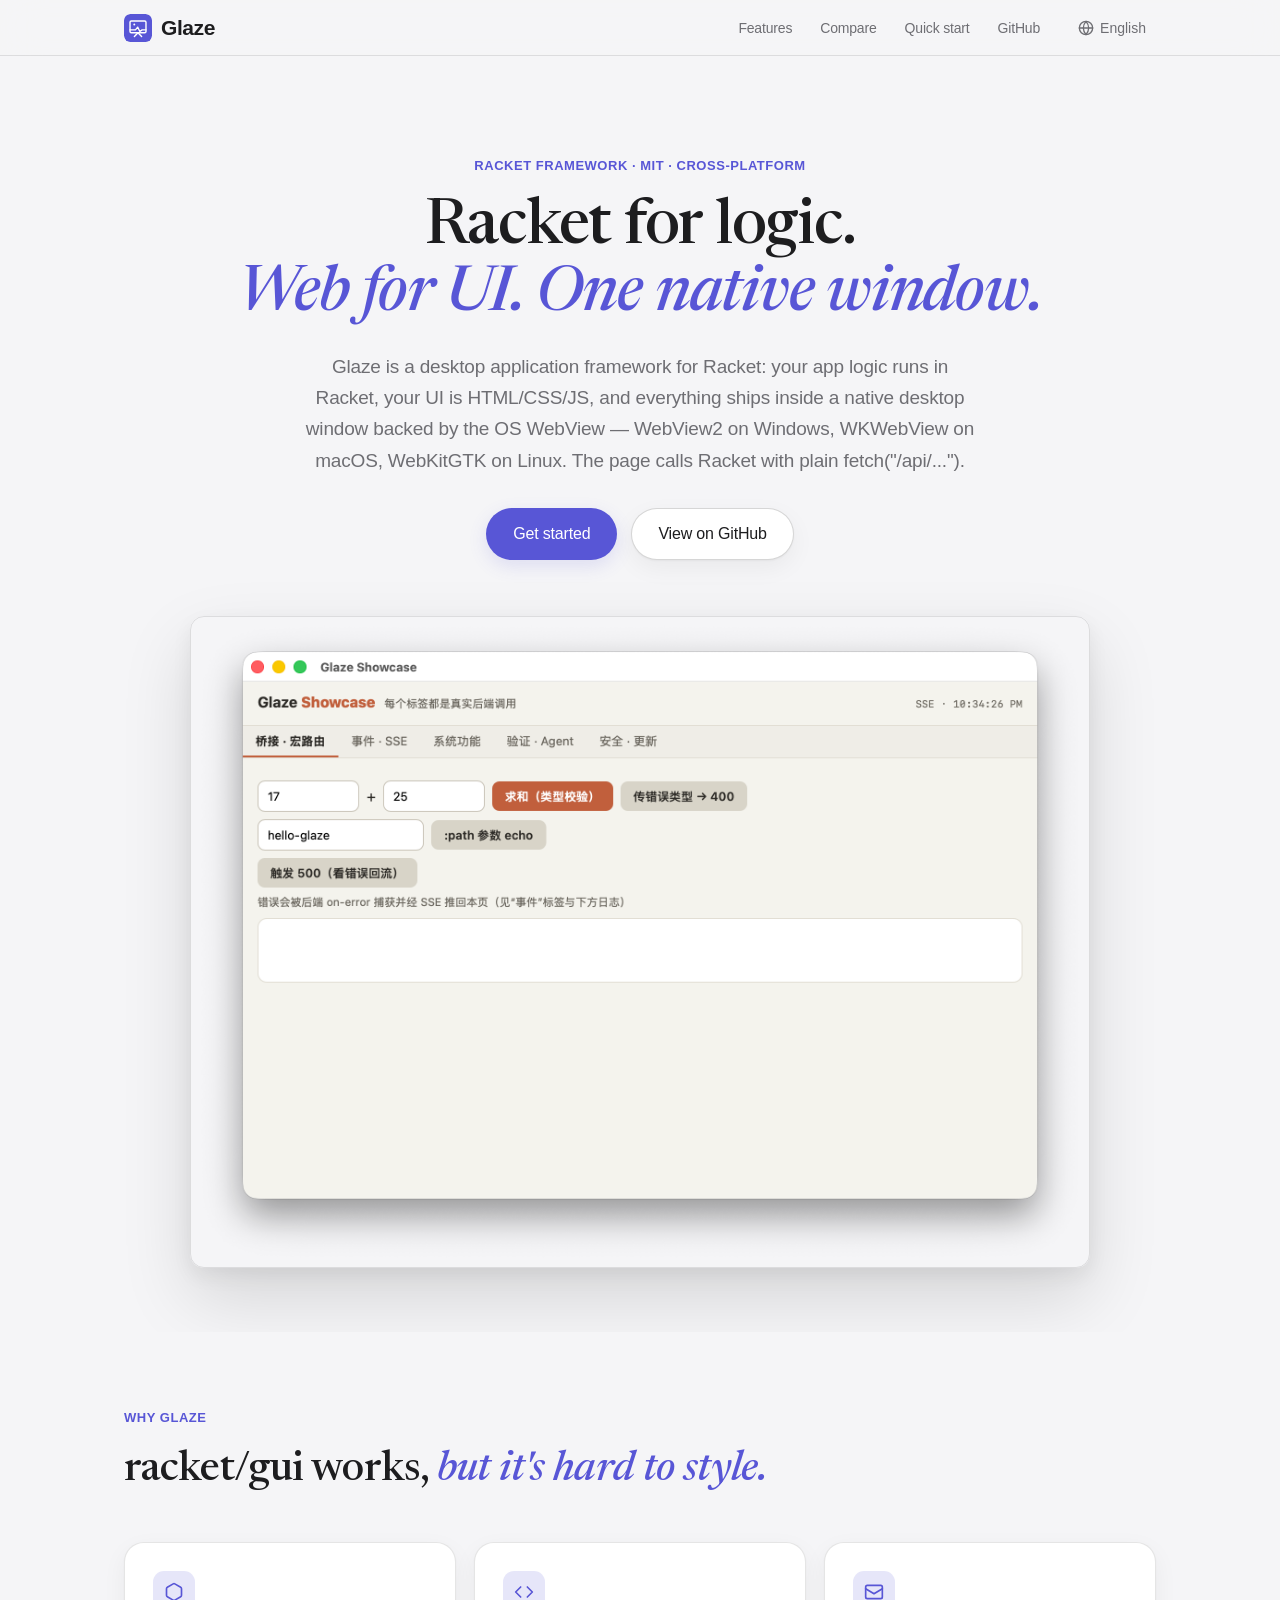
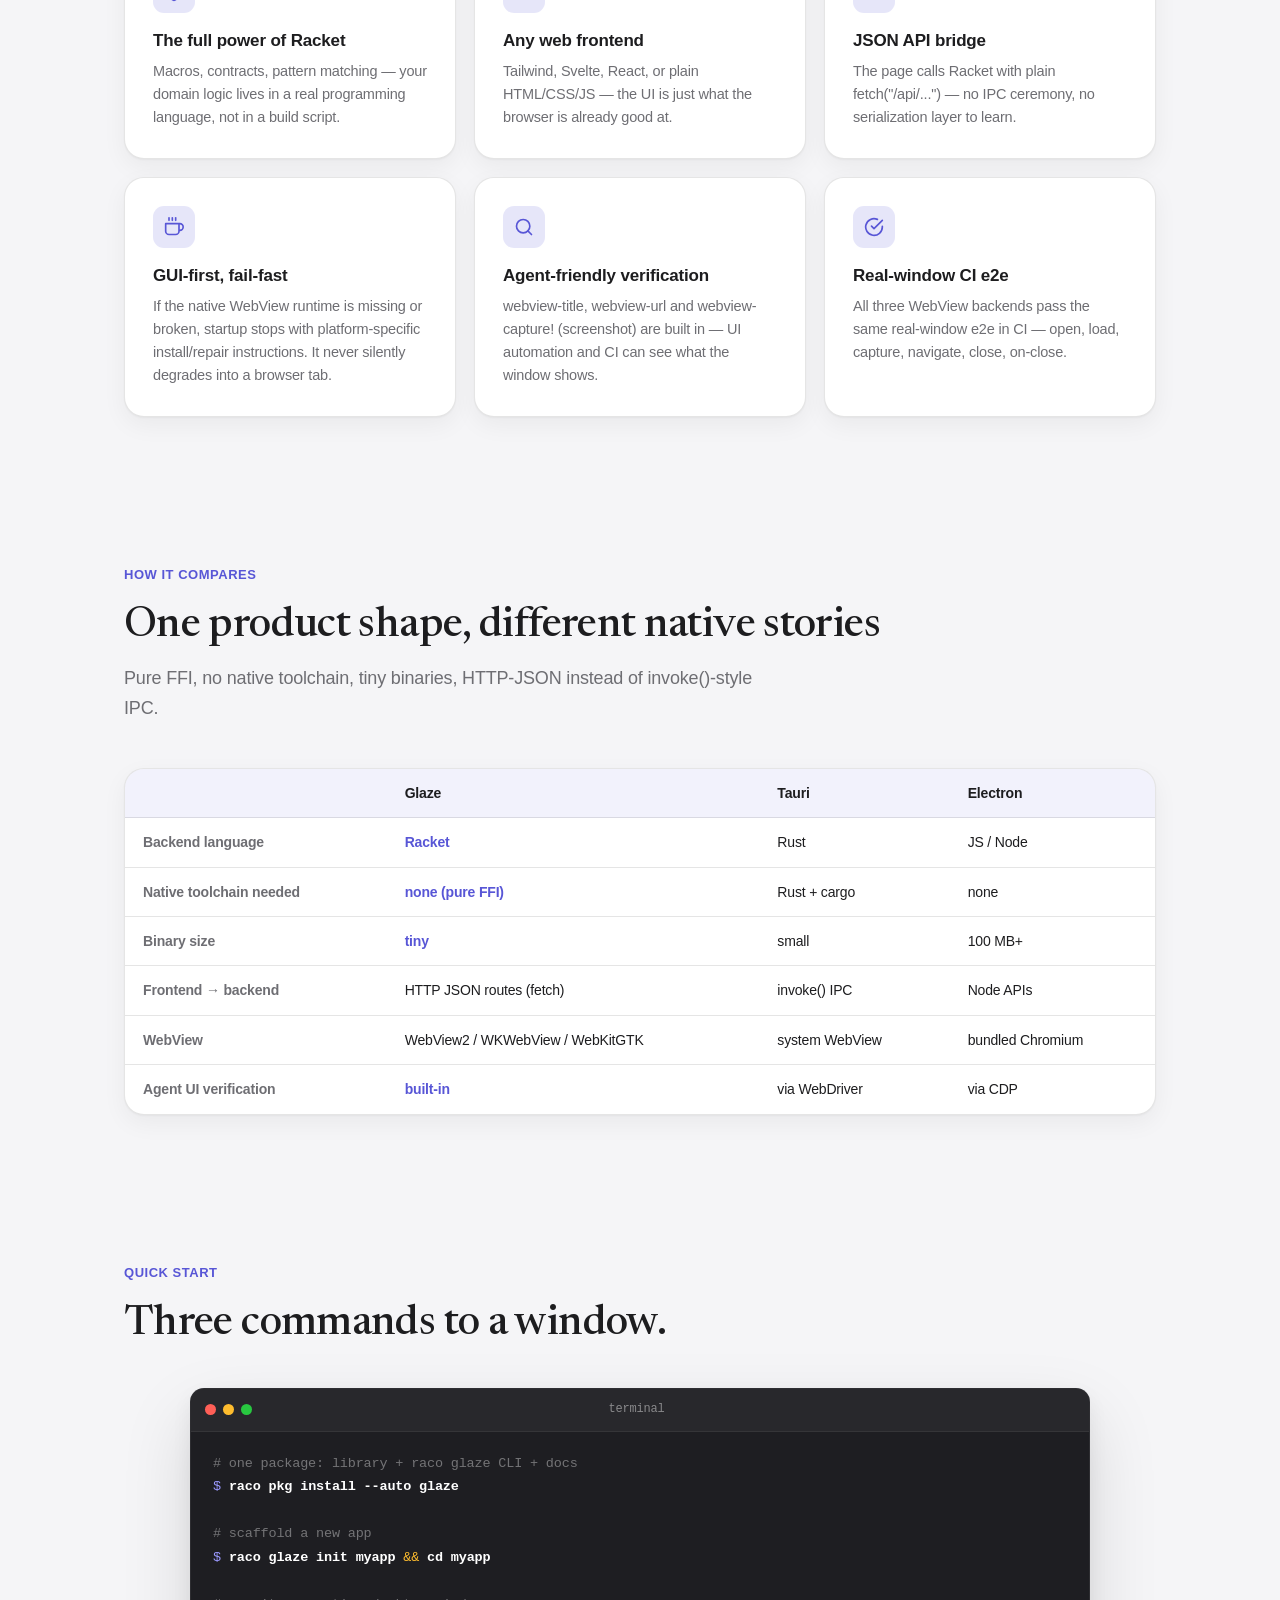
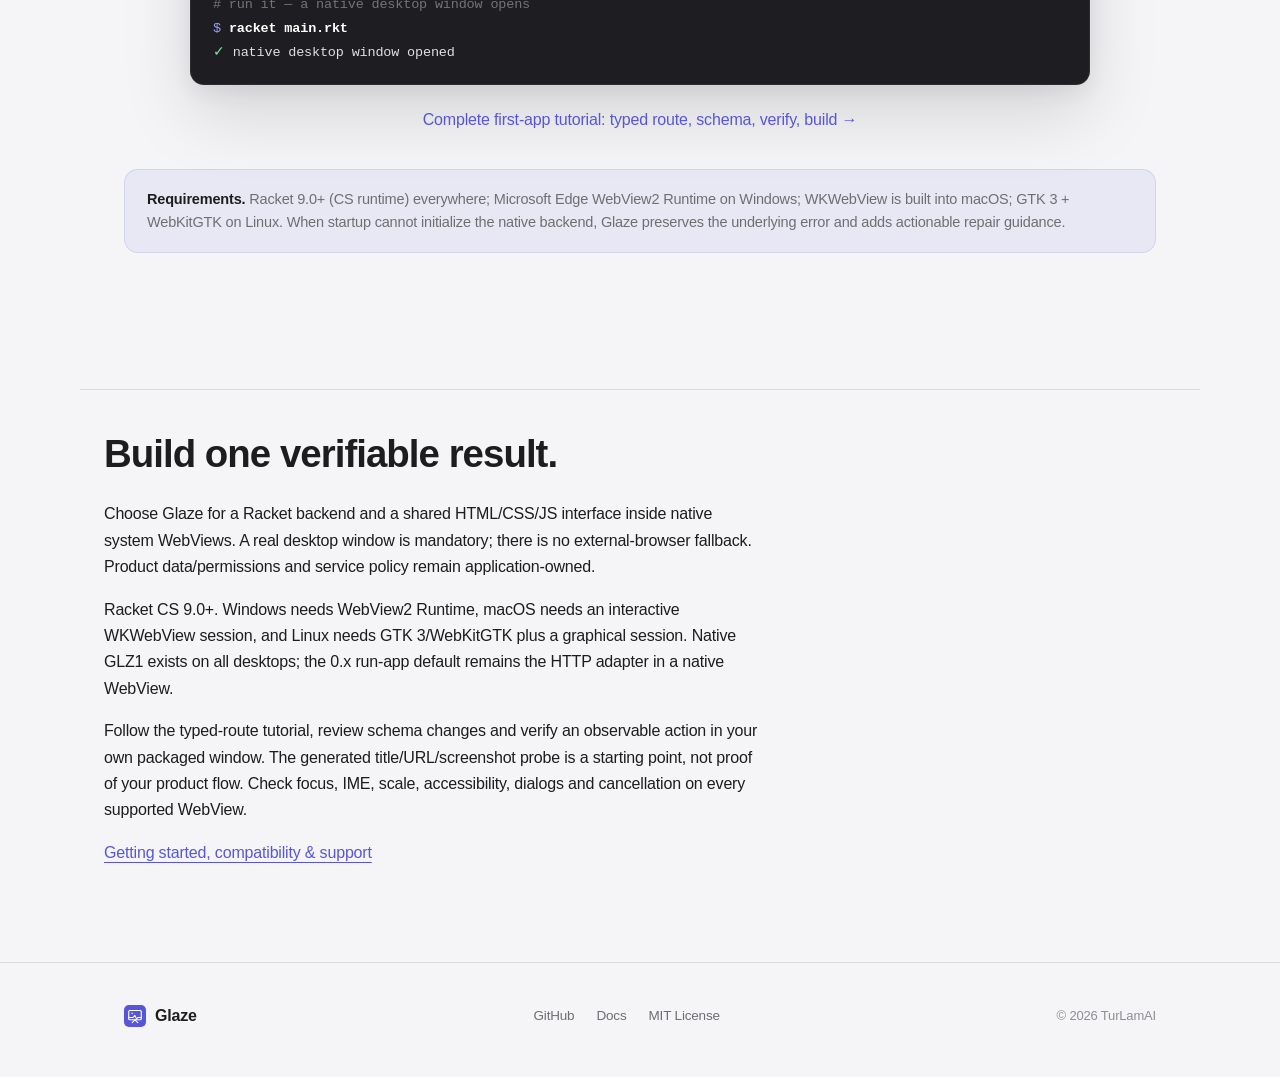
<file: docs/index.html>
<!DOCTYPE html>
<html lang="en">

<head>
    <meta charset="UTF-8">
    <meta name="viewport" content="width=device-width, initial-scale=1.0">
    <title>Glaze — Racket backend, web UI, native desktop</title>
    <meta name="description" content="Build desktop apps with a Racket backend and a web frontend — write your app logic in Racket, build your UI with HTML/CSS/JS, and ship a desktop application.">
    <link rel="stylesheet" href="styles.css">
    <link rel="preload" href="fonts/newsreader-latin-var.woff2" as="font" type="font/woff2" crossorigin>
    <link rel="preload" href="fonts/newsreader-latin-var-italic.woff2" as="font" type="font/woff2" crossorigin>
    <script>document.documentElement.classList.add('js-anim')</script>
    <style>
        :root {
            --accent: #5856D6;
            --accent-hover: #4644C8;
            --accent-soft: rgba(88, 86, 214, 0.15);
            --accent-tint: rgba(88, 86, 214, 0.08);
            --accent-bright: #9B99FF;
        }

        .showcase-img {
            width: 100%;
            border-radius: var(--radius-m);
            box-shadow: var(--shadow-window);
            border: 1px solid var(--border);
            display: block;
        }
    </style>
<style id="product-start-style">
.product-start{max-width:1120px;margin:64px auto;padding:32px 24px;border-top:1px solid var(--border,#aaa);font:inherit;line-height:1.65}
.product-start h2{font-size:clamp(1.7rem,3vw,2.4rem);letter-spacing:-.025em;margin:0 0 16px}.product-start h3{font-size:1.05rem;margin:0 0 10px}.product-start p{margin:0 0 16px;max-width:74ch}.product-start-grid{display:grid;grid-template-columns:repeat(3,minmax(0,1fr));gap:28px;margin:28px 0}.product-start a{text-decoration:underline;text-underline-offset:4px;overflow-wrap:anywhere}.product-start a:focus-visible{outline:2px solid currentColor;outline-offset:5px}.product-start .start-links{display:flex;gap:16px 24px;flex-wrap:wrap}.product-start .start-status{font-weight:600}.product-start .start-limits{font-size:.95em}
html:lang(en) .reader-zh,html:lang(zh) .reader-en{display:none!important}@media(max-width:700px){.product-start{margin:40px auto;padding:24px 20px}.product-start-grid{grid-template-columns:1fr;gap:18px}}
</style>
<style>.lang-menu li.lang-choice{padding:0}.lang-menu .lang-choice button{display:block;width:100%;padding:8px 12px;border:0;background:transparent;color:inherit;font:inherit;text-align:left;cursor:pointer}.lang-menu .lang-choice button:focus-visible{outline:2px solid currentColor;outline-offset:-2px;border-radius:4px}</style>
</head>

<body>

    <!-- Nav -->
    <nav class="nav-container">
        <div class="nav-wrapper">
            <div class="nav-brand">
                <svg class="nav-logo" width="28" height="28" viewBox="0 0 512 512" fill="none">
                    <rect width="512" height="512" rx="115" fill="#5856D6"/>
                    <rect x="110" y="128" width="292" height="216" rx="24" fill="none" stroke="#FFFFFF" stroke-width="26"/>
                    <circle cx="188" cy="192" r="18" fill="#FFFFFF"/>
                    <path d="M110 290 L210 290 L250 240 L290 320 L330 290 L402 290" fill="none" stroke="#FFFFFF" stroke-width="24" stroke-linecap="round" stroke-linejoin="round"/>
                    <path d="M190 410 L256 344 L322 410" fill="none" stroke="#FFFFFF" stroke-width="26" stroke-linecap="round" stroke-linejoin="round"/>
                </svg>
                Glaze
            </div>
            <ul class="nav-menu">
                <li><a href="#features" class="optional" data-en="Features" data-zh="功能">Features</a></li>
                <li><a href="#compare" class="optional" data-en="Compare" data-zh="对比">Compare</a></li>
                <li><a href="#start" data-en="Quick start" data-zh="快速上手">Quick start</a></li>
                <li><a href="https://github.com/turlamai/glaze" class="optional">GitHub</a></li>
                <li class="lang-dropdown-wrapper">
                    <button class="lang-btn" onclick="void 0">
                        <svg width="16" height="16" viewBox="0 0 24 24" fill="none" stroke="currentColor" stroke-width="2" stroke-linecap="round" stroke-linejoin="round">
                            <circle cx="12" cy="12" r="10"></circle>
                            <line x1="2" y1="12" x2="22" y2="12"></line>
                            <path d="M12 2a15.3 15.3 0 0 1 4 10 15.3 15.3 0 0 1-4 10 15.3 15.3 0 0 1-4-10 15.3 15.3 0 0 1 4-10z"></path>
                        </svg>
                        <span id="current-lang-label" data-en="English" data-zh="简体中文">English</span>
                    </button>
                    <ul class="lang-menu">
                        <li class="lang-choice"><button type="button" onclick="setLanguage('en')">English</button></li>
                        <li class="lang-choice"><button type="button" onclick="setLanguage('zh')">简体中文</button></li>
                    </ul>
                </li>
            </ul>
        </div>
    </nav>

    <!-- Hero -->
    <section class="hero" id="overview">
        <div class="container">
            <span class="eyebrow animate-on-scroll" data-en="Racket framework · MIT · Cross-platform" data-zh="Racket 框架 · MIT · 跨平台">Racket framework · MIT · Cross-platform</span>
            <h1 class="animate-on-scroll">
                <span data-en="Racket for logic." data-zh="Racket 写逻辑，">Racket for logic.</span>
                <span class="accent" data-en="Web for UI. One native window." data-zh="Web 画界面，一个原生窗口。">Web for UI. One native window.</span>
            </h1>
            <p class="lead animate-on-scroll"
                data-en="Glaze is a desktop application framework for Racket: your app logic runs in Racket, your UI is HTML/CSS/JS, and everything ships inside a native desktop window backed by the OS WebView — WebView2 on Windows, WKWebView on macOS, WebKitGTK on Linux. The page calls Racket with plain fetch(&quot;/api/...&quot;)."
                data-zh="Glaze 是面向 Racket 的桌面应用框架：应用逻辑跑在 Racket 里，界面用 HTML/CSS/JS 写，最终装进一个由系统 WebView 驱动的原生桌面窗口——Windows 用 WebView2，macOS 用 WKWebView，Linux 用 WebKitGTK。页面里一句 fetch(&quot;/api/...&quot;) 就能调用 Racket。">
                Glaze is a desktop application framework for Racket: your app logic runs in Racket, your UI is HTML/CSS/JS, and everything ships inside a native desktop window backed by the OS WebView.
            </p>

            <div class="hero-buttons animate-on-scroll">
                <a href="#start" class="btn btn-primary" data-en="Get started" data-zh="快速上手">Get started</a>
                <a href="https://github.com/turlamai/glaze" class="btn btn-secondary" data-en="View on GitHub" data-zh="在 GitHub 查看">View on GitHub</a>
            </div>

            <div class="hero-visual animate-on-scroll">
                <img class="showcase-img" src="showcase.png" alt="Glaze showcase — every capability in one window" loading="lazy">
            </div>
        </div>
    </section>

    <!-- Features -->
    <section id="features">
        <div class="container">
            <span class="eyebrow animate-on-scroll" data-en="Why Glaze" data-zh="为什么是 Glaze">Why Glaze</span>
            <h2 class="section-title animate-on-scroll">
                <span data-en="racket/gui works," data-zh="racket/gui 能用，">racket/gui works,</span>
                <span class="accent" data-en="but it's hard to style." data-zh="但很难做出产品级 UI。">but it's hard to style.</span>
            </h2>

            <div class="bento-grid">
                <div class="bento-card animate-on-scroll">
                    <div class="card-icon">
                        <svg width="20" height="20" viewBox="0 0 24 24" fill="none" stroke="currentColor" stroke-width="2" stroke-linecap="round" stroke-linejoin="round"><path d="M21 16V8a2 2 0 0 0-1-1.73l-7-4a2 2 0 0 0-2 0l-7 4A2 2 0 0 0 3 8v8a2 2 0 0 0 1 1.73l7 4a2 2 0 0 0 2 0l7-4A2 2 0 0 0 21 16z"/></svg>
                    </div>
                    <h3 data-en="The full power of Racket" data-zh="Racket 的全部威力">The full power of Racket</h3>
                    <p data-en="Macros, contracts, pattern matching — your domain logic lives in a real programming language, not in a build script."
                       data-zh="宏、合约、模式匹配——领域逻辑住在一门真正的编程语言里，而不是构建脚本里。">Macros, contracts, pattern matching — your domain logic lives in a real programming language.</p>
                </div>
                <div class="bento-card animate-on-scroll">
                    <div class="card-icon">
                        <svg width="20" height="20" viewBox="0 0 24 24" fill="none" stroke="currentColor" stroke-width="2" stroke-linecap="round" stroke-linejoin="round"><polyline points="16 18 22 12 16 6"/><polyline points="8 6 2 12 8 18"/></svg>
                    </div>
                    <h3 data-en="Any web frontend" data-zh="任意 Web 前端">Any web frontend</h3>
                    <p data-en="Tailwind, Svelte, React, or plain HTML/CSS/JS — the UI is just what the browser is already good at."
                       data-zh="Tailwind、Svelte、React 或纯 HTML/CSS/JS——界面就用浏览器最擅长的那套。">Tailwind, Svelte, React, or plain HTML/CSS/JS — the UI is just what the browser is already good at.</p>
                </div>
                <div class="bento-card animate-on-scroll">
                    <div class="card-icon">
                        <svg width="20" height="20" viewBox="0 0 24 24" fill="none" stroke="currentColor" stroke-width="2" stroke-linecap="round" stroke-linejoin="round"><rect x="2" y="4" width="20" height="16" rx="2"/><path d="M2 8l10 6 10-6"/></svg>
                    </div>
                    <h3 data-en="JSON API bridge" data-zh="JSON API 桥">JSON API bridge</h3>
                    <p data-en="The page calls Racket with plain fetch(&quot;/api/...&quot;) — no IPC ceremony, no serialization layer to learn."
                       data-zh="页面用一句 fetch(&quot;/api/...&quot;) 调 Racket——没有 IPC 仪式感，没有额外序列化层要学。">The page calls Racket with plain fetch("/api/...") — no IPC ceremony.</p>
                </div>
                <div class="bento-card animate-on-scroll">
                    <div class="card-icon">
                        <svg width="20" height="20" viewBox="0 0 24 24" fill="none" stroke="currentColor" stroke-width="2" stroke-linecap="round" stroke-linejoin="round"><path d="M18 8h1a4 4 0 0 1 0 8h-1M2 8h16v9a4 4 0 0 1-4 4H6a4 4 0 0 1-4-4V8z"/><line x1="6" y1="1" x2="6" y2="4"/><line x1="10" y1="1" x2="10" y2="4"/><line x1="14" y1="1" x2="14" y2="4"/></svg>
                    </div>
                    <h3 data-en="GUI-first, fail-fast" data-zh="GUI 优先，快速失败">GUI-first, fail-fast</h3>
                    <p data-en="If the native WebView runtime is missing or broken, startup stops with platform-specific install/repair instructions. It never silently degrades into a browser tab."
                       data-zh="若系统 WebView 运行时缺失或损坏，启动即停，并给出各平台的安装/修复指引。绝不悄悄退化成一个浏览器标签页。">If the native WebView runtime is missing, startup fails with actionable guidance — never a silent browser-tab fallback.</p>
                </div>
                <div class="bento-card animate-on-scroll">
                    <div class="card-icon">
                        <svg width="20" height="20" viewBox="0 0 24 24" fill="none" stroke="currentColor" stroke-width="2" stroke-linecap="round" stroke-linejoin="round"><circle cx="11" cy="11" r="8"/><line x1="21" y1="21" x2="16.65" y2="16.65"/></svg>
                    </div>
                    <h3 data-en="Agent-friendly verification" data-zh="代理友好的可验证性">Agent-friendly verification</h3>
                    <p data-en="webview-title, webview-url and webview-capture! (screenshot) are built in — UI automation and CI can see what the window shows."
                       data-zh="webview-title、webview-url、webview-capture!（截图）均为内建能力——UI 自动化与 CI 能「看见」窗口里是什么。">webview-title, webview-url and webview-capture! are built in — CI can see what the window shows.</p>
                </div>
                <div class="bento-card animate-on-scroll">
                    <div class="card-icon">
                        <svg width="20" height="20" viewBox="0 0 24 24" fill="none" stroke="currentColor" stroke-width="2" stroke-linecap="round" stroke-linejoin="round"><path d="M22 11.08V12a10 10 0 1 1-5.93-9.14"/><polyline points="22 4 12 14.01 9 11.01"/></svg>
                    </div>
                    <h3 data-en="Real-window CI e2e" data-zh="真实窗口 CI 端到端">Real-window CI e2e</h3>
                    <p data-en="All three WebView backends pass the same real-window e2e in CI — open, load, capture, navigate, close, on-close."
                       data-zh="三个 WebView 后端跑同一套真实窗口端到端 CI——打开、加载、截图、导航、关闭、on-close。">All three WebView backends pass the same real-window e2e in CI.</p>
                </div>
            </div>
        </div>
    </section>

    <!-- Compare -->
    <section id="compare">
        <div class="container">
            <span class="eyebrow animate-on-scroll" data-en="How it compares" data-zh="横向对比">How it compares</span>
            <h2 class="section-title animate-on-scroll" data-en="One product shape, different native stories" data-zh="产品形态相通，原生路线不同">One product shape, different native stories</h2>
            <p class="section-lead animate-on-scroll" style="margin-bottom: 0;"
               data-en="Pure FFI, no native toolchain, tiny binaries, HTTP-JSON instead of invoke()-style IPC."
               data-zh="纯 FFI、无需原生工具链、二进制极小、以 HTTP-JSON 取代 invoke() 式 IPC。">
                Pure FFI, no native toolchain, tiny binaries, HTTP-JSON instead of invoke()-style IPC.
            </p>

            <div class="compare-table-wrap animate-on-scroll">
                <table class="compare">
                    <thead>
                        <tr>
                            <th data-en=" " data-zh=" "></th>
                            <th>Glaze</th>
                            <th>Tauri</th>
                            <th>Electron</th>
                        </tr>
                    </thead>
                    <tbody>
                        <tr>
                            <td data-en="Backend language" data-zh="后端语言">Backend language</td>
                            <td class="yes">Racket</td>
                            <td>Rust</td>
                            <td>JS / Node</td>
                        </tr>
                        <tr>
                            <td data-en="Native toolchain needed" data-zh="需要原生工具链">Native toolchain needed</td>
                            <td class="yes">none (pure FFI)</td>
                            <td>Rust + cargo</td>
                            <td>none</td>
                        </tr>
                        <tr>
                            <td data-en="Binary size" data-zh="二进制大小">Binary size</td>
                            <td class="yes">tiny</td>
                            <td>small</td>
                            <td>100 MB+</td>
                        </tr>
                        <tr>
                            <td data-en="Frontend → backend" data-zh="前端 → 后端">Frontend → backend</td>
                            <td>HTTP JSON routes (fetch)</td>
                            <td>invoke() IPC</td>
                            <td>Node APIs</td>
                        </tr>
                        <tr>
                            <td data-en="WebView" data-zh="WebView">WebView</td>
                            <td>WebView2 / WKWebView / WebKitGTK</td>
                            <td>system WebView</td>
                            <td>bundled Chromium</td>
                        </tr>
                        <tr>
                            <td data-en="Agent UI verification" data-zh="代理 UI 验证">Agent UI verification</td>
                            <td class="yes">built-in</td>
                            <td>via WebDriver</td>
                            <td>via CDP</td>
                        </tr>
                    </tbody>
                </table>
            </div>
        </div>
    </section>

    <!-- Quick start -->
    <section id="start">
        <div class="container">
            <span class="eyebrow animate-on-scroll" data-en="Quick start" data-zh="快速上手">Quick start</span>
            <h2 class="section-title animate-on-scroll" data-en="Three commands to a window." data-zh="三条命令，一个窗口。">Three commands to a window.</h2>

            <div class="hero-visual animate-on-scroll" style="margin-top: 40px;">
                <div class="code-window">
                    <div class="window-header">
                        <div class="window-controls">
                            <div class="traffic-light close"></div>
                            <div class="traffic-light minimize"></div>
                            <div class="traffic-light maximize"></div>
                        </div>
                        <div class="window-title">terminal</div>
                    </div>
                    <div class="code-body"><span class="comment"># one package: library + raco glaze CLI + docs</span>
<span class="prompt">$</span> <span class="cmd">raco pkg install --auto glaze</span>

<span class="comment"># scaffold a new app</span>
<span class="prompt">$</span> <span class="cmd">raco glaze init myapp</span> <span class="flag">&amp;&amp;</span> <span class="cmd">cd myapp</span>

<span class="comment"># run it — a native desktop window opens</span>
<span class="prompt">$</span> <span class="cmd">racket main.rkt</span>
<span class="ok">✓</span> native desktop window opened</div>
                </div>
            </div>

            <p class="animate-on-scroll" style="margin-top: 22px; text-align: center;">
                <a href="https://github.com/turlamai/glaze/blob/main/docs/getting-started.md" data-en="Complete first-app tutorial: typed route, schema, verify, build →" data-zh="完整入门：类型化路由、schema、窗口验证与构建 →">Complete first-app tutorial: typed route, schema, verify, build →</a>
            </p>
            <div class="callout animate-on-scroll">
                <strong data-en="Requirements." data-zh="环境要求。">Requirements.</strong>
                <span data-en=" Racket 9.0+ (CS runtime) everywhere; Microsoft Edge WebView2 Runtime on Windows; WKWebView is built into macOS; GTK 3 + WebKitGTK on Linux. When startup cannot initialize the native backend, Glaze preserves the underlying error and adds actionable repair guidance."
                      data-zh=" 所有平台需要 Racket 9.0+（CS 运行时）；Windows 需要 Microsoft Edge WebView2 运行时；macOS 的 WKWebView 系统内建；Linux 需要 GTK 3 + WebKitGTK。启动失败时，Glaze 会保留底层错误并附上可执行的修复指引。"> Racket 9.0+ (CS) everywhere; WebView2 on Windows, WKWebView on macOS, WebKitGTK on Linux.</span>
            </div>
        </div>
    </section>

    <!-- Footer -->
    <section id="adoption" class="product-start"><h2 class="reader-en " lang="en">Build one verifiable result.</h2><h2 class="reader-zh " lang="zh">先完成一个可验证的结果。</h2><p class="reader-en " lang="en">Choose Glaze for a Racket backend and a shared HTML/CSS/JS interface inside native system WebViews. A real desktop window is mandatory; there is no external-browser fallback. Product data/permissions and service policy remain application-owned.</p><p class="reader-zh " lang="zh">需要 Racket 后端与共享 HTML/CSS/JS 界面，并运行于系统原生 WebView 时选择 Glaze。必须使用真实桌面窗口，不提供外部浏览器回退；产品数据、权限和服务政策归应用。</p><p class="reader-en " lang="en">Racket CS 9.0+. Windows needs WebView2 Runtime, macOS needs an interactive WKWebView session, and Linux needs GTK 3/WebKitGTK plus a graphical session. Native GLZ1 exists on all desktops; the 0.x run-app default remains the HTTP adapter in a native WebView.</p><p class="reader-zh " lang="zh">需要 Racket CS 9.0+。Windows 需要 WebView2 Runtime，macOS 需要交互式 WKWebView 会话，Linux 需要 GTK 3/WebKitGTK 和图形会话。桌面各端已有原生 GLZ1；0.x 的 run-app 默认仍是在原生 WebView 中使用 HTTP 适配器。</p><p class="reader-en " lang="en">Follow the typed-route tutorial, review schema changes and verify an observable action in your own packaged window. The generated title/URL/screenshot probe is a starting point, not proof of your product flow. Check focus, IME, scale, accessibility, dialogs and cancellation on every supported WebView.</p><p class="reader-zh " lang="zh">按类型化路由教程操作，审阅 schema 变更，并在自己的打包窗口验证可观察操作。生成的标题、URL 和截图探测仅是起点，不能证明产品流程。每个支持的 WebView 都需检查焦点、输入法、缩放、无障碍、对话框和取消。</p><div class="start-links"><a class="reader-en" lang="en" href="https://github.com/turlamai/glaze/blob/main/docs/USING.md">Getting started, compatibility &amp; support</a><a class="reader-zh" lang="zh" href="https://github.com/turlamai/glaze/blob/main/docs/USING.zh-CN.md">入门、兼容与支持</a></div></section>
<footer>
        <div class="footer-content">
            <div class="footer-brand">
                <svg width="22" height="22" viewBox="0 0 512 512" fill="none">
                    <rect width="512" height="512" rx="115" fill="#5856D6"/>
                    <rect x="110" y="128" width="292" height="216" rx="24" fill="none" stroke="#FFFFFF" stroke-width="26"/>
                    <circle cx="188" cy="192" r="18" fill="#FFFFFF"/>
                    <path d="M110 290 L210 290 L250 240 L290 320 L330 290 L402 290" fill="none" stroke="#FFFFFF" stroke-width="24" stroke-linecap="round" stroke-linejoin="round"/>
                    <path d="M190 410 L256 344 L322 410" fill="none" stroke="#FFFFFF" stroke-width="26" stroke-linecap="round" stroke-linejoin="round"/>
                </svg>
                Glaze
            </div>
            <div class="footer-links">
                <a href="https://github.com/turlamai/glaze">GitHub</a>
                <a href="https://github.com/turlamai/glaze/blob/main/README.md#quick-start">Docs</a>
                <a href="https://github.com/turlamai/glaze/blob/main/LICENSE">MIT License</a>
            </div>
            <div class="footer-note">© 2026 TurLamAI</div>
        </div>
    </footer>

    <script>
        // Unified language policy for product sites:
        // - explicit user choice persists and always wins;
        // - otherwise follow the browser/system locale on every visit;
        // - zh* => Simplified Chinese, other known locales => English;
        // - if no locale is available at all, fall back to Chinese.
        //
        // `site-lang` is deliberately treated as legacy because older versions
        // could not distinguish a user click from an automatically applied value.
        var LANGUAGE_OVERRIDE_KEY = 'glaze-lang-override-v2';
        var LEGACY_LANGUAGE_KEY = 'site-lang';
        var pageMetadata = {
            en: {
                title: 'Glaze — Racket backend, web UI, native desktop',
                description: 'Build desktop apps with a Racket backend and a web frontend — write your app logic in Racket, build your UI with HTML/CSS/JS, and ship a desktop application.'
            },
            zh: {
                title: 'Glaze — Racket 后端、Web UI、原生桌面应用',
                description: '用 Racket 编写应用逻辑，用 HTML/CSS/JS 构建界面，并通过系统 WebView 交付原生桌面应用。面向 Racket 的桌面应用框架。'
            }
        };

        function readLanguageOverride() {
            try {
                var saved = localStorage.getItem(LANGUAGE_OVERRIDE_KEY);
                return saved === 'zh' || saved === 'en' ? saved : null;
            } catch (e) {
                return null;
            }
        }

        function detectBrowserLanguage() {
            var locale = (navigator.languages && navigator.languages[0]) || navigator.language || '';
            if (!locale) return 'zh';
            return String(locale).toLowerCase().indexOf('zh') === 0 ? 'zh' : 'en';
        }

        function applyLanguage(lang, persist) {
            if (persist) {
                try { localStorage.setItem(LANGUAGE_OVERRIDE_KEY, lang); } catch (e) { /* private mode */ }
            }

            document.querySelectorAll('[data-en]').forEach(function (el) {
                var text = el.getAttribute('data-' + lang);
                if (text !== null) el.textContent = text;
            });
            document.documentElement.lang = lang === 'zh' ? 'zh-CN' : 'en';
            document.documentElement.setAttribute('data-language', lang);

            var label = document.getElementById('current-lang-label');
            if (label) label.textContent = lang === 'zh' ? '简体中文' : 'English';

            var metadata = pageMetadata[lang];
            if (metadata) {
                document.title = metadata.title;
                var description = document.querySelector('meta[name="description"]');
                if (description) description.setAttribute('content', metadata.description);
            }
        }

        function setLanguage(lang) {
            if (lang !== 'zh' && lang !== 'en') return;
            applyLanguage(lang, true);
        }

        try { localStorage.removeItem(LEGACY_LANGUAGE_KEY); } catch (e) { /* private mode */ }
        applyLanguage(readLanguageOverride() || detectBrowserLanguage(), false);

        window.addEventListener('languagechange', function () {
            if (!readLanguageOverride()) applyLanguage(detectBrowserLanguage(), false);
        });

        // Scroll-in animation.
        var observer = new IntersectionObserver(function (entries) {
            entries.forEach(function (entry) {
                if (entry.isIntersecting) {
                    entry.target.classList.add('is-visible');
                    observer.unobserve(entry.target);
                }
            });
        }, { threshold: 0.12 });
        document.querySelectorAll('.animate-on-scroll').forEach(function (el) { observer.observe(el); });
    </script>
</body>

</html>
</file>
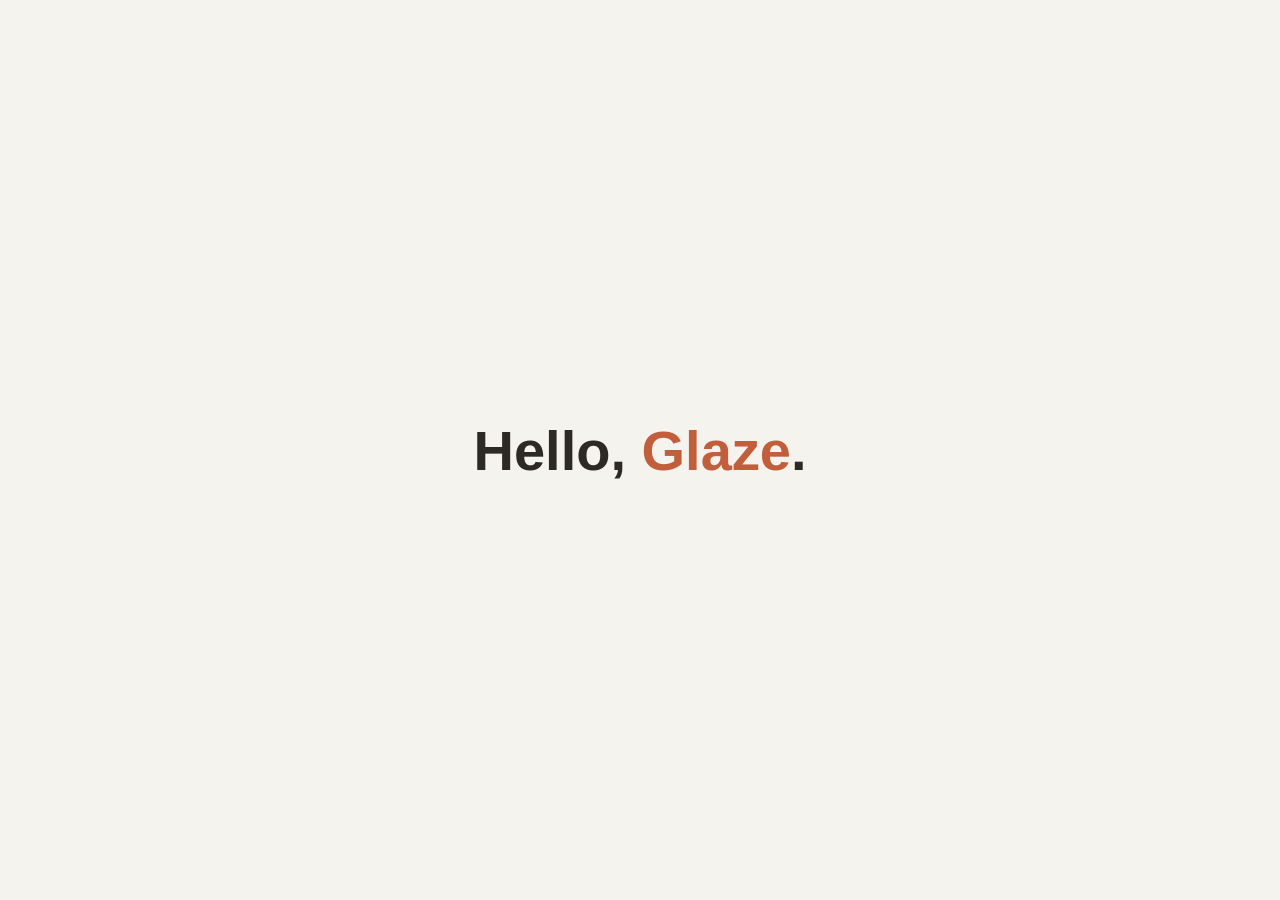
<file: examples/hello/public/index.html>
<!DOCTYPE html>
<html>
<head>
  <meta charset="utf-8">
  <title>Hello Glaze</title>
  <style>
    body{font-family:-apple-system,sans-serif;background:#F4F3EE;color:#2d2a26;
         display:flex;align-items:center;justify-content:center;height:100vh;margin:0}
    h1{font-size:56px;font-weight:800}
    em{color:#C15F3C;font-style:normal}
  </style>
</head>
<body>
  <h1>Hello, <em>Glaze</em>.</h1>
</body>
</html>
</file>
<file: docs/styles.css>
/* Self-hosted Newsreader (variable, latin subset) — no third-party font CDN */
@font-face {
    font-family: "Newsreader";
    font-style: normal;
    font-weight: 200 800;
    font-display: swap;
    src: url("fonts/newsreader-latin-var.woff2") format("woff2");
}

@font-face {
    font-family: "Newsreader";
    font-style: italic;
    font-weight: 200 800;
    font-display: swap;
    src: url("fonts/newsreader-latin-var-italic.woff2") format("woff2");
}

/*
 * Shared product-site stylesheet — TurLamAI family design system.
 * Same token skeleton as taskly.jrtx.site; each site overrides the accent
 * variables in a small inline <style> block in its <head>.
 */

:root {
    --bg: #F5F5F7;
    --bg-card: #FFFFFF;
    --bg-elevated: #FFFFFF;
    --text: #1D1D1F;
    --text-2: #6E6E73;
    --text-3: #8E8E93;
    --accent: #007AFF;
    --accent-hover: #0066D6;
    --accent-soft: rgba(0, 122, 255, 0.14);
    --accent-tint: rgba(0, 122, 255, 0.08);
    --border: rgba(0, 0, 0, 0.10);
    --border-strong: rgba(0, 0, 0, 0.16);

    --font-sans: -apple-system, BlinkMacSystemFont, "SF Pro Text", "Segoe UI", Roboto, Helvetica, Arial, sans-serif;
    --font-serif: "Newsreader", Georgia, serif;
    --font-mono: ui-monospace, "SF Mono", "Cascadia Code", Menlo, Consolas, monospace;

    --wrapper-width: 1080px;
    --radius-l: 20px;
    --radius-m: 14px;
    --radius-s: 10px;

    --shadow-card: 0 1px 2px rgba(0, 0, 0, 0.04), 0 8px 24px rgba(0, 0, 0, 0.05);
    --shadow-hover: 0 2px 4px rgba(0, 0, 0, 0.05), 0 14px 40px rgba(0, 0, 0, 0.09);
    --shadow-window: 0 30px 70px rgba(0, 0, 0, 0.13), 0 8px 20px rgba(0, 0, 0, 0.06);

    --ease: cubic-bezier(0.2, 0.8, 0.2, 1);
}

* { box-sizing: border-box; margin: 0; padding: 0; }

html { scroll-behavior: smooth; }

body {
    font-family: var(--font-sans);
    background-color: var(--bg);
    color: var(--text);
    line-height: 1.6;
    letter-spacing: -0.011em;
    -webkit-font-smoothing: antialiased;
    -moz-osx-font-smoothing: grayscale;
}

a { text-decoration: none; color: var(--accent); transition: color 0.2s var(--ease); }
ul { list-style: none; }

::selection { background: var(--accent-soft); color: var(--text); }

/* ---------- Navigation ---------- */
.nav-container {
    position: sticky;
    top: 0;
    width: 100%;
    height: 56px;
    background: rgba(245, 245, 247, 0.78);
    backdrop-filter: saturate(180%) blur(20px);
    -webkit-backdrop-filter: saturate(180%) blur(20px);
    border-bottom: 1px solid var(--border);
    z-index: 9999;
}

.nav-wrapper {
    max-width: var(--wrapper-width);
    margin: 0 auto;
    height: 100%;
    display: flex;
    justify-content: space-between;
    align-items: center;
    padding: 0 24px;
}

.nav-brand {
    display: flex;
    align-items: center;
    gap: 9px;
    font-weight: 600;
    font-size: 21px;
    color: var(--text);
    letter-spacing: -0.02em;
}

.nav-logo { flex-shrink: 0; border-radius: 6px; }

.nav-menu { display: flex; gap: 28px; align-items: center; }

.nav-menu a {
    font-size: 14px;
    color: var(--text-2);
    font-weight: 450;
    transition: color 0.2s;
}
.nav-menu a:hover { color: var(--accent); }

/* Language dropdown */
.lang-dropdown-wrapper { position: relative; }
.lang-btn {
    display: flex;
    align-items: center;
    gap: 6px;
    background: none;
    border: none;
    cursor: pointer;
    font-family: var(--font-sans);
    font-size: 14px;
    color: var(--text-2);
    padding: 6px 10px;
    border-radius: 8px;
    transition: all 0.2s var(--ease);
}
.lang-btn:hover { color: var(--accent); background: var(--accent-tint); }
.lang-menu {
    position: absolute;
    top: calc(100% + 6px);
    right: 0;
    background: var(--bg-card);
    border: 1px solid var(--border);
    border-radius: var(--radius-s);
    box-shadow: var(--shadow-hover);
    padding: 6px;
    min-width: 130px;
    opacity: 0;
    visibility: hidden;
    transform: translateY(-4px);
    transition: all 0.18s var(--ease);
    z-index: 10000;
}
.lang-dropdown-wrapper:hover .lang-menu,
.lang-dropdown-wrapper:focus-within .lang-menu {
    opacity: 1;
    visibility: visible;
    transform: translateY(0);
}
.lang-menu li {
    padding: 7px 12px;
    font-size: 14px;
    color: var(--text);
    border-radius: 6px;
    cursor: pointer;
    transition: background 0.15s;
}
.lang-menu li:hover { background: var(--accent-tint); color: var(--accent); }

/* ---------- Layout ---------- */
.container { max-width: var(--wrapper-width); margin: 0 auto; padding: 0 24px; }
section { padding: 72px 0; }

.eyebrow {
    display: inline-block;
    font-size: 13px;
    font-weight: 550;
    letter-spacing: 0.04em;
    text-transform: uppercase;
    color: var(--accent);
    margin-bottom: 18px;
}

.section-title {
    font-family: var(--font-serif);
    font-size: 42px;
    line-height: 1.12;
    font-weight: 500;
    letter-spacing: -0.015em;
    color: var(--text);
    margin-bottom: 14px;
}
.section-title .accent { color: var(--accent); font-style: italic; }

.section-lead {
    font-size: 18px;
    color: var(--text-2);
    max-width: 640px;
    line-height: 1.65;
}

.text-center { text-align: center; }
.text-center .section-lead { margin: 0 auto; }

/* ---------- Hero ---------- */
.hero { padding: 96px 0 64px; text-align: center; overflow: hidden; }

.hero h1 {
    font-family: var(--font-serif);
    font-size: clamp(38px, 6vw, 62px);
    line-height: 1.08;
    font-weight: 500;
    letter-spacing: -0.02em;
    margin-bottom: 22px;
}
.hero h1 .accent { color: var(--accent); font-style: italic; }
.hero h1 span { display: block; }

.hero .lead {
    font-size: 19px;
    color: var(--text-2);
    max-width: 680px;
    margin: 0 auto 32px;
    line-height: 1.65;
}

.hero-buttons {
    display: flex;
    gap: 14px;
    justify-content: center;
    flex-wrap: wrap;
    margin-bottom: 20px;
}

.btn {
    display: inline-flex;
    align-items: center;
    gap: 8px;
    padding: 12px 26px;
    border-radius: 999px;
    font-size: 16px;
    font-weight: 500;
    transition: all 0.2s var(--ease);
    border: 1px solid transparent;
}
.btn-primary {
    background: var(--accent);
    color: #fff;
    box-shadow: 0 6px 18px var(--accent-soft);
}
.btn-primary:hover {
    background: var(--accent-hover);
    transform: translateY(-1px);
    box-shadow: 0 10px 26px var(--accent-soft);
}
.btn-secondary {
    background: var(--bg-card);
    color: var(--text);
    border: 1px solid var(--border-strong);
    box-shadow: var(--shadow-card);
}
.btn-secondary:hover { color: var(--accent); border-color: var(--accent); }

.hero-visual {
    max-width: 900px;
    margin: 56px auto 0;
    position: relative;
}

/* ---------- Bento feature grid ---------- */
.bento-grid {
    display: grid;
    grid-template-columns: repeat(3, 1fr);
    gap: 18px;
    margin-top: 48px;
}
.bento-card {
    background: var(--bg-card);
    border: 1px solid var(--border);
    border-radius: var(--radius-l);
    padding: 28px;
    transition: all 0.25s var(--ease);
    box-shadow: var(--shadow-card);
}
.bento-card:hover {
    transform: translateY(-3px);
    box-shadow: var(--shadow-hover);
    border-color: var(--accent);
}
.bento-card.span-2 { grid-column: span 2; }
.bento-card h3 {
    font-size: 17px;
    font-weight: 600;
    margin: 14px 0 6px;
    letter-spacing: -0.01em;
}
.bento-card p { font-size: 14.5px; color: var(--text-2); line-height: 1.6; }
.card-icon {
    width: 42px;
    height: 42px;
    border-radius: 11px;
    background: var(--accent-soft);
    color: var(--accent);
    display: flex;
    align-items: center;
    justify-content: center;
}

/* ---------- Code windows (mac-style) ---------- */
.code-window {
    background: #1E1E22;
    border-radius: var(--radius-m);
    box-shadow: var(--shadow-window);
    overflow: hidden;
    text-align: left;
    border: 1px solid rgba(255, 255, 255, 0.07);
}
.window-header {
    display: flex;
    align-items: center;
    padding: 11px 14px;
    background: rgba(255, 255, 255, 0.045);
    border-bottom: 1px solid rgba(255, 255, 255, 0.06);
}
.window-controls { display: flex; gap: 7px; }
.traffic-light { width: 11px; height: 11px; border-radius: 50%; }
.traffic-light.close { background: #FF5F57; }
.traffic-light.minimize { background: #FEBC2E; }
.traffic-light.maximize { background: #28C840; }
.window-title {
    flex: 1;
    text-align: center;
    font-size: 12px;
    color: rgba(255, 255, 255, 0.45);
    font-family: var(--font-mono);
    margin-right: 54px;
}
.code-body {
    padding: 20px 22px;
    font-family: var(--font-mono);
    font-size: 13.5px;
    line-height: 1.75;
    color: rgba(255, 255, 255, 0.86);
    overflow-x: auto;
    white-space: pre;
}
.code-body .prompt { color: var(--accent-bright, #6CB6FF); user-select: none; }
.code-body .cmd { color: #FFFFFF; font-weight: 600; }
.code-body .str { color: #7EE2A8; }
.code-body .flag { color: #FEBC2E; }
.code-body .comment { color: rgba(255, 255, 255, 0.38); }
.code-body .ok { color: #7EE2A8; }
.code-body .kw { color: #C792EA; }
.code-body .dim { color: rgba(255, 255, 255, 0.5); }

/* ---------- Split view (two code panes side by side) ---------- */
.split-view {
    display: grid;
    grid-template-columns: 1fr 1fr;
    gap: 18px;
    margin-top: 48px;
}
.split-pane-label {
    font-size: 13px;
    font-weight: 600;
    color: var(--text-2);
    margin: 26px 0 10px;
    letter-spacing: 0.02em;
    text-transform: uppercase;
}
.split-view .split-pane-label { margin-top: 0; }

/* ---------- Compare table ---------- */
.compare-table-wrap {
    margin-top: 44px;
    overflow-x: auto;
    border-radius: var(--radius-l);
    border: 1px solid var(--border);
    background: var(--bg-card);
    box-shadow: var(--shadow-card);
}
table.compare {
    width: 100%;
    border-collapse: collapse;
    font-size: 14px;
    min-width: 620px;
}
.compare th, .compare td {
    padding: 13px 18px;
    text-align: left;
    border-bottom: 1px solid var(--border);
}
.compare th {
    font-weight: 600;
    background: var(--accent-tint);
    color: var(--text);
    white-space: nowrap;
}
.compare td:first-child { font-weight: 550; color: var(--text-2); white-space: nowrap; }
.compare tr:last-child td { border-bottom: none; }
.compare td { color: var(--text); }
.compare .yes { color: var(--accent); font-weight: 600; }

/* ---------- Download / platform grid ---------- */
.platforms-grid {
    display: grid;
    grid-template-columns: repeat(3, 1fr);
    gap: 18px;
    margin-top: 44px;
}
.platform-card {
    background: var(--bg-card);
    border: 1px solid var(--border);
    border-radius: var(--radius-m);
    padding: 24px;
    text-align: center;
    transition: all 0.2s var(--ease);
    display: block;
    color: var(--text);
    box-shadow: var(--shadow-card);
}
.platform-card:hover {
    transform: translateY(-2px);
    box-shadow: var(--shadow-hover);
    border-color: var(--accent);
    color: var(--text);
}
.platform-icon { font-size: 30px; margin-bottom: 8px; color: var(--text-2); }
.platform-name { font-weight: 600; font-size: 15px; }
.platform-format { font-size: 12.5px; color: var(--text-3); font-family: var(--font-mono); margin-top: 3px; }

.download-cta {
    margin-top: 30px;
    font-size: 14px;
    color: var(--text-2);
}
.version-badge {
    display: inline-flex;
    align-items: center;
    gap: 6px;
    background: var(--bg-card);
    border: 1px solid var(--border);
    padding: 5px 14px;
    border-radius: 999px;
    font-size: 13px;
    color: var(--text-2);
}
.version-badge .ver { color: var(--accent); font-weight: 600; }

/* ---------- Callout ---------- */
.callout {
    margin-top: 36px;
    background: var(--accent-tint);
    border: 1px solid var(--accent-soft);
    border-radius: var(--radius-m);
    padding: 18px 22px;
    font-size: 14.5px;
    color: var(--text-2);
}
.callout strong { color: var(--text); }

/* ---------- Loop diagram (benchpilot) ---------- */
.loop-diagram {
    display: flex;
    align-items: center;
    justify-content: center;
    gap: 10px;
    flex-wrap: wrap;
    margin: 48px 0 8px;
}
.loop-step {
    background: var(--bg-card);
    border: 1px solid var(--border);
    border-radius: 999px;
    padding: 10px 22px;
    font-family: var(--font-mono);
    font-size: 14px;
    font-weight: 600;
    box-shadow: var(--shadow-card);
    color: var(--text);
}
.loop-step.hot {
    border-color: var(--accent);
    color: var(--accent);
    background: var(--accent-tint);
}
.loop-arrow { color: var(--text-3); font-size: 18px; }

/* ---------- Stacked architecture (benchpilot) ---------- */
.arch-stack {
    margin-top: 44px;
    display: flex;
    flex-direction: column;
    align-items: center;
    gap: 10px;
}
.arch-row {
    display: flex;
    gap: 12px;
    justify-content: center;
    flex-wrap: wrap;
}
.arch-node {
    background: var(--bg-card);
    border: 1px solid var(--border);
    border-radius: var(--radius-s);
    padding: 9px 20px;
    font-family: var(--font-mono);
    font-size: 13.5px;
    box-shadow: var(--shadow-card);
    color: var(--text);
}
.arch-node.core {
    border-color: var(--accent);
    background: var(--accent-tint);
    color: var(--accent);
    font-weight: 600;
}
.arch-node.hw { border-style: dashed; color: var(--text-2); }
.arch-connector { color: var(--text-3); font-size: 15px; line-height: 1; }

/* ---------- Mockup: generic app screen ---------- */
.app-window {
    background: var(--bg-elevated);
    border-radius: var(--radius-m);
    box-shadow: var(--shadow-window);
    overflow: hidden;
    text-align: left;
    border: 1px solid var(--border);
}

/* ---------- Footer ---------- */
footer {
    border-top: 1px solid var(--border);
    padding: 40px 0 48px;
    margin-top: 40px;
}
.footer-content {
    max-width: var(--wrapper-width);
    margin: 0 auto;
    padding: 0 24px;
    display: flex;
    justify-content: space-between;
    align-items: center;
    flex-wrap: wrap;
    gap: 16px;
}
.footer-brand {
    display: flex;
    align-items: center;
    gap: 9px;
    font-weight: 600;
    font-size: 16px;
    color: var(--text);
}
.footer-links { display: flex; gap: 22px; }
.footer-links a { font-size: 13.5px; color: var(--text-2); }
.footer-links a:hover { color: var(--accent); }
.footer-note { font-size: 13px; color: var(--text-3); }

/* ---------- Scroll animation ----------
   Hidden-until-revealed only when JS is active (html.js-anim), so content
   stays visible without JavaScript and for crawlers. */
html.js-anim .animate-on-scroll {
    opacity: 0;
    transform: translateY(22px);
    transition: opacity 0.7s var(--ease), transform 0.7s var(--ease);
}
html.js-anim .animate-on-scroll.is-visible { opacity: 1; transform: translateY(0); }

/* ---------- Responsive ---------- */
@media (max-width: 900px) {
    .bento-grid { grid-template-columns: 1fr 1fr; }
    .platforms-grid { grid-template-columns: 1fr; }
    .split-view { grid-template-columns: 1fr; }
    section { padding: 56px 0; }
    .hero { padding: 72px 0 48px; }
}

@media (max-width: 600px) {
    .bento-grid { grid-template-columns: 1fr; }
    .bento-card.span-2 { grid-column: span 1; }
    .section-title { font-size: 32px; }
    .nav-menu { gap: 16px; }
    .nav-menu a.optional { display: none; }
}
</file>
